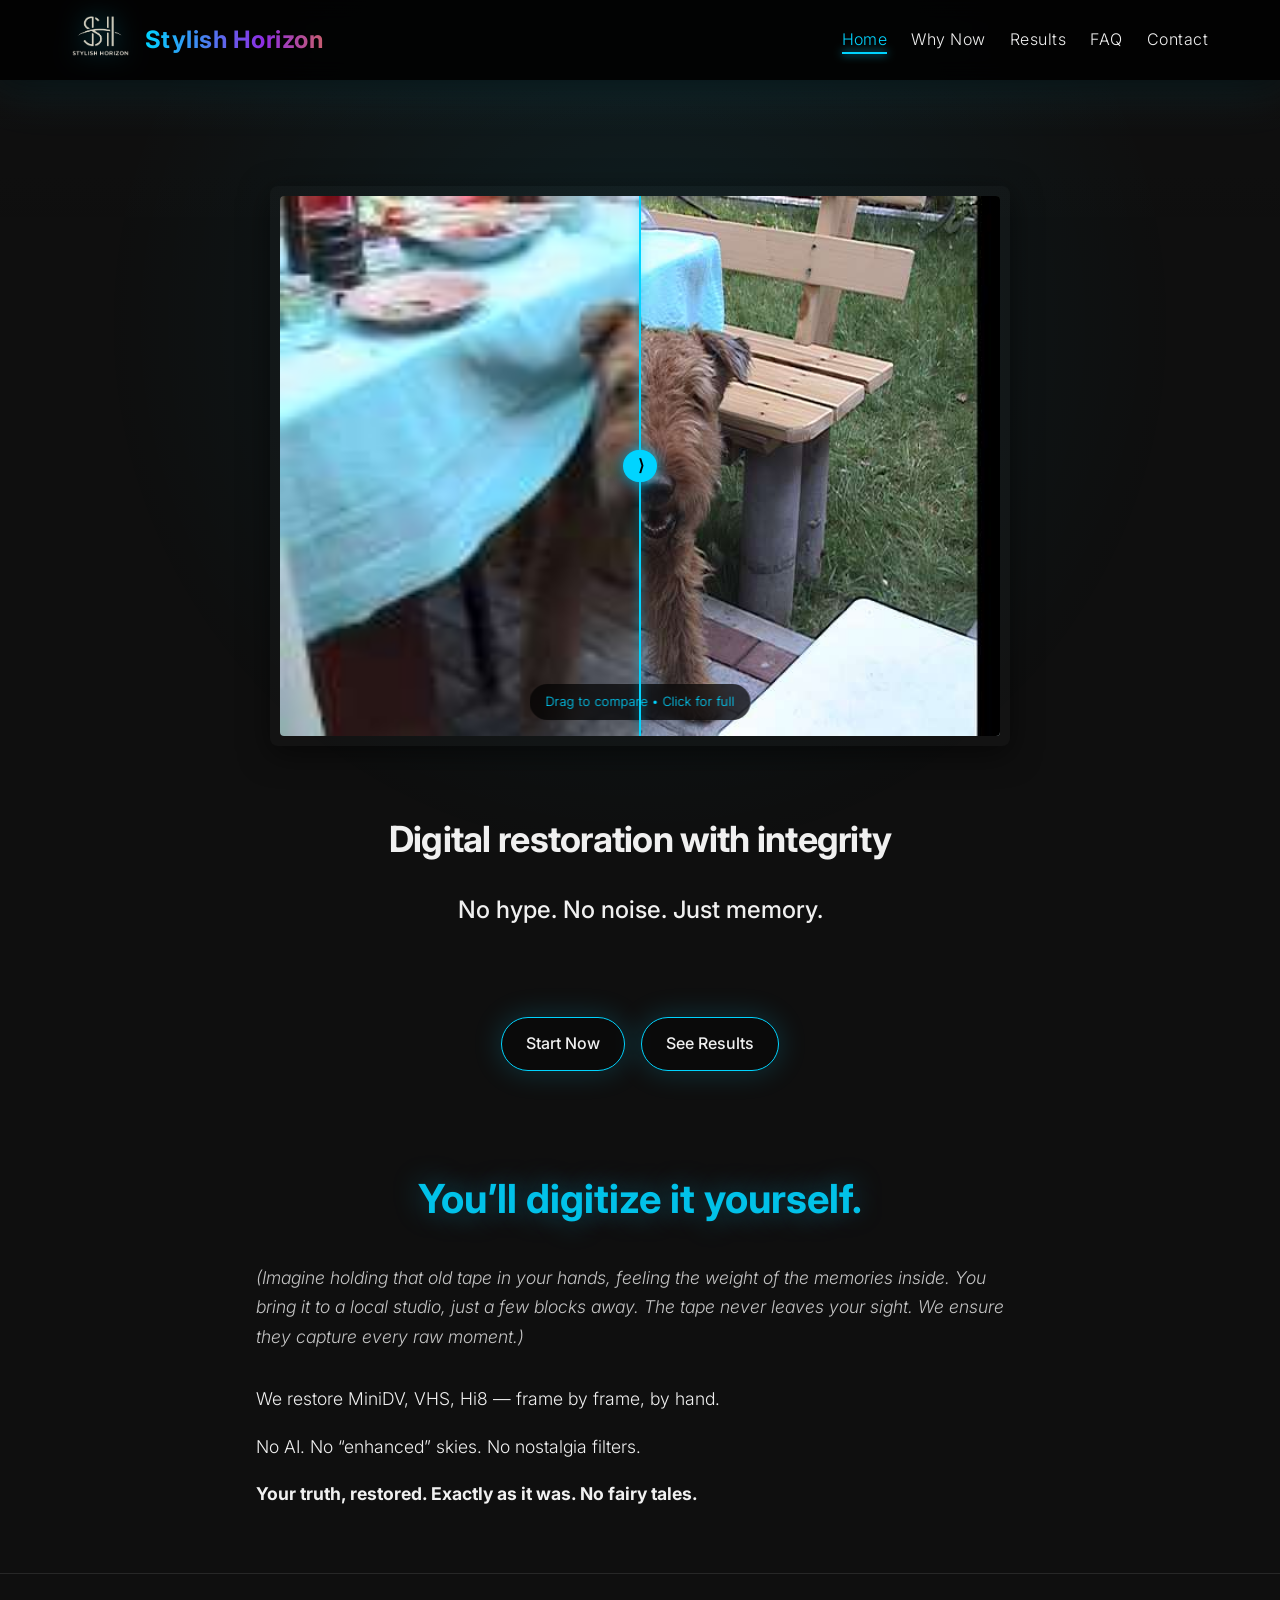
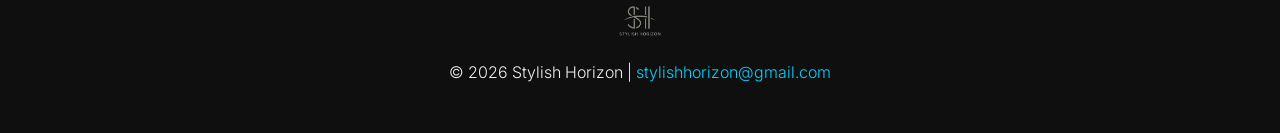
<file: index.html>
<!DOCTYPE html>
<html lang="en">
<head>
  <!-- GTM Head -->
  <script>(function(w,d,s,l,i){w[l]=w[l]||[];w[l].push({'gtm.start':
  new Date().getTime(),event:'gtm.js'});var f=d.getElementsByTagName(s)[0],
  j=d.createElement(s),dl=l!='dataLayer'?'&l='+l:'';j.async=true;j.src=
  'https://www.googletagmanager.com/gtm.js?id='+i+dl;f.parentNode.insertBefore(j,f);
  })(window,document,'script','dataLayer','GTM-MN6WG3K6');</script>
  <meta charset="UTF-8" />
  <meta name="viewport" content="width=device-width, initial-scale=1" />
  <meta name="description" content="Digital restoration with integrity. No hype. No noise. Just memory." />
  <meta name="theme-color" content="#0f0f0f">
  <title>Stylish Horizon</title>
  
  <link rel="stylesheet" href="https://fonts.googleapis.com/css2?family=Inter:wght@300;500;700&display=swap">
  <link rel="stylesheet" href="style.css">
</head>
<body>
  <!-- GTM Body -->
  <noscript><iframe src="https://www.googletagmanager.com/ns.html?id=GTM-MN6WG3K6"
  height="0" width="0" style="display:none;visibility:hidden"></iframe></noscript>
  <div class="parallax-bg" aria-hidden="true"></div>
  <nav id="site-nav" aria-label="Main navigation"></nav>

  <main>
    <section class="hero" id="hero">
      <div class="hero-slider-wrapper">
        <div class="comparison-item">
          <div class="comparison-container ratio-4-3"
               data-modal-title="Dog Scene: 720i vs 4K"
               data-before-thumb="assets/media/thumbnails/720i_Dog_thumb.jpg"
               data-after-thumb="assets/media/thumbnails/4k_Dog_thumb.jpg"
               data-before-full="https://archive.org/download/countryside_202512/720i_Dog.png"
               data-after-full="https://archive.org/download/countryside_202512/4k_Dog.png">
            <img class="comparison-before" src="assets/media/thumbnails/720i_Dog_thumb.jpg" alt="Before" loading="eager" fetchpriority="high">
            <img class="comparison-after" src="assets/media/thumbnails/4k_Dog_thumb.jpg" alt="After" loading="eager" fetchpriority="high">
            <div class="comparison-slider"></div>
            <div class="slider-hint">Drag to compare • Click for full</div>
          </div>
        </div>
      </div>

      <div class="hero-content">
        <h1>Digital restoration with integrity</h1>
        <p>No hype. No noise. Just memory.</p>
      </div>
      <div class="quick-links">
        <div class="button-group">
          <a href="contact.html" class="button">Start Now</a>
          <a href="archive.html" class="button">See Results</a>
        </div>
      </div>
    </section>

    <section>
      <h2>You’ll digitize it yourself.</h2>
      <div class="text-block">
        <p style="font-style: italic; opacity: 0.8; margin-bottom: 2rem;">
          (Imagine holding that old tape in your hands, feeling the weight of the memories inside. 
          You bring it to a local studio, just a few blocks away. The tape never leaves your sight. 
          We ensure they capture every raw moment.)
        </p>
        <p>We restore MiniDV, VHS, Hi8 — frame by frame, by hand.</p>
        <p>No AI. No “enhanced” skies. No nostalgia filters.</p>
        <p><strong>Your truth, restored. Exactly as it was. No fairy tales.</strong></p>
      </div>
    </section>
  </main>

  <div id="comparisonModal" class="modal">
    <div class="modal-content">
      <span class="modal-close">&times;</span>
      <div class="modal-comparison">
        <div class="comparison-container" id="modalComparisonContainer">
          <img class="comparison-before" id="modalBefore" alt="Before">
          <img class="comparison-after" id="modalAfter" alt="After">
          <div class="comparison-slider"></div>
        </div>
      </div>
      <p id="modalTitle" class="modal-info"></p>
    </div>
  </div>

  <footer role="contentinfo"></footer>
  <script src="app.js" defer></script>
</body>
</html>
</file>
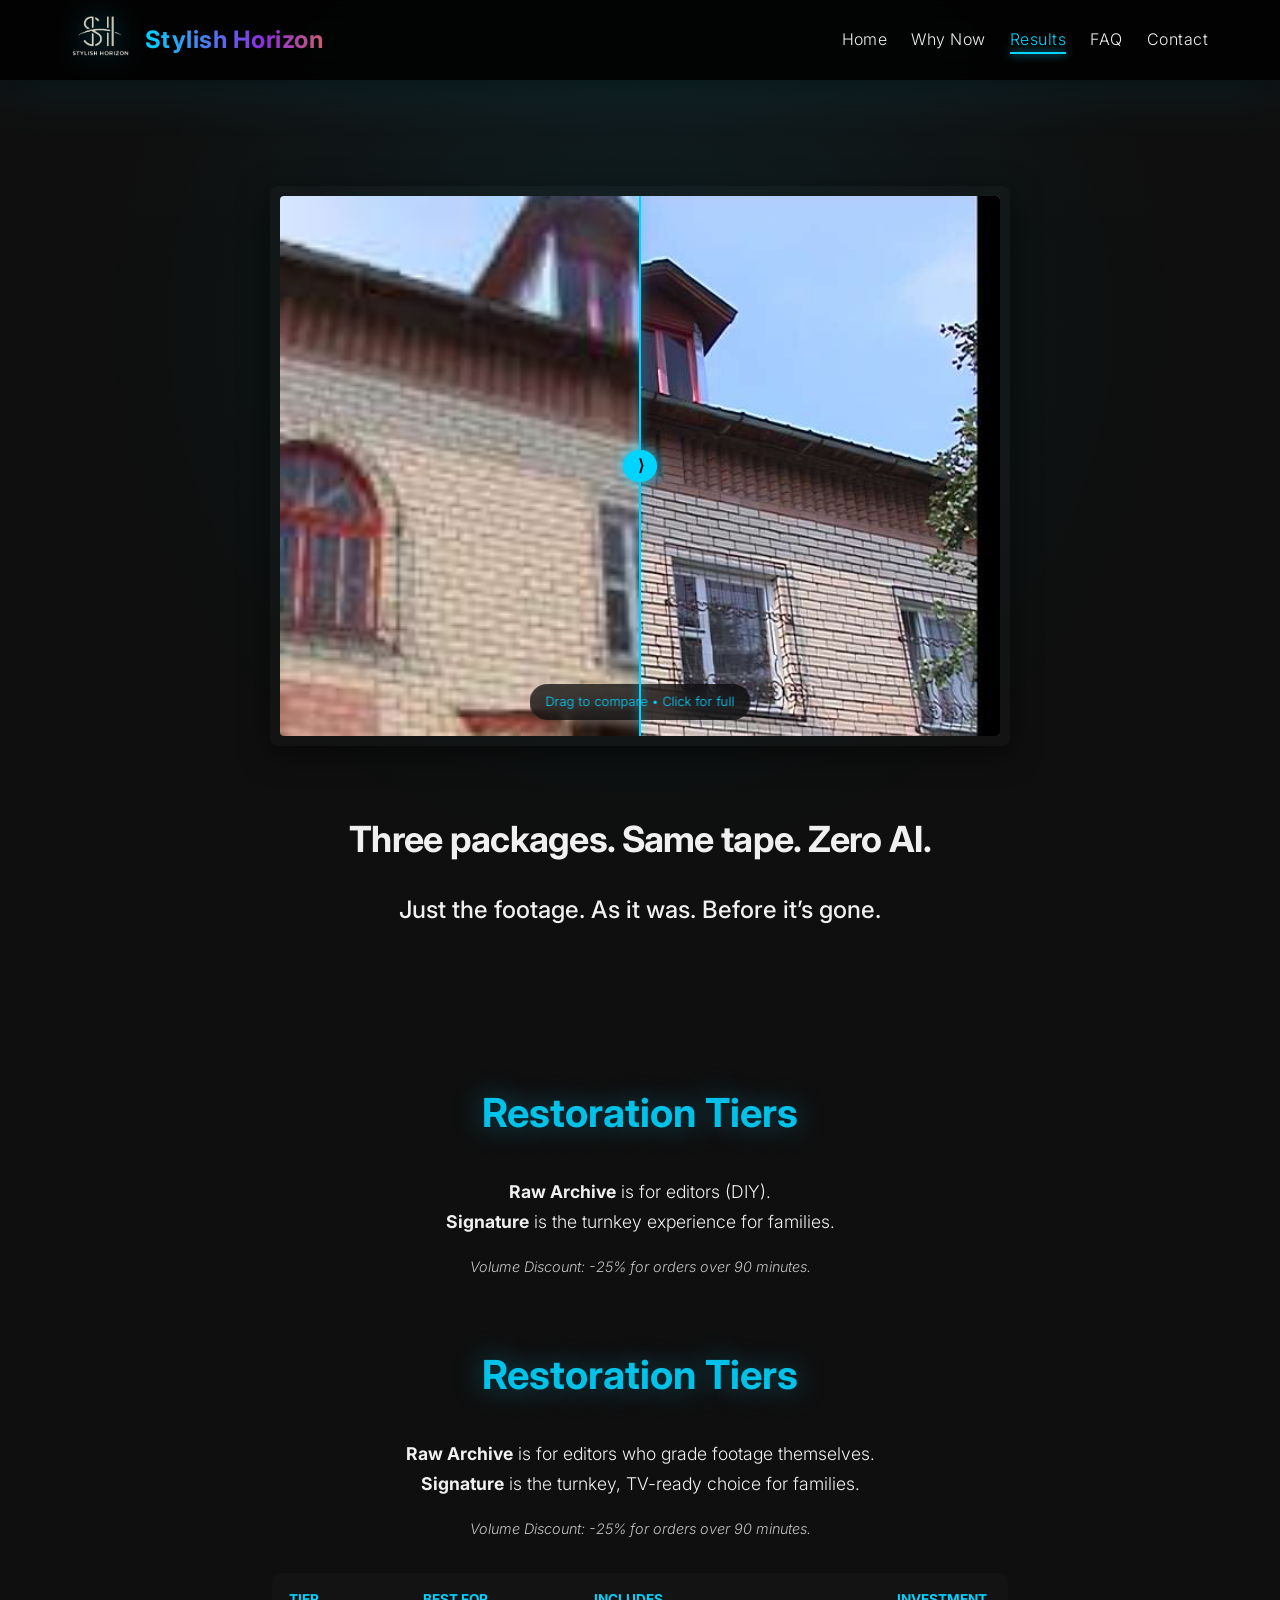
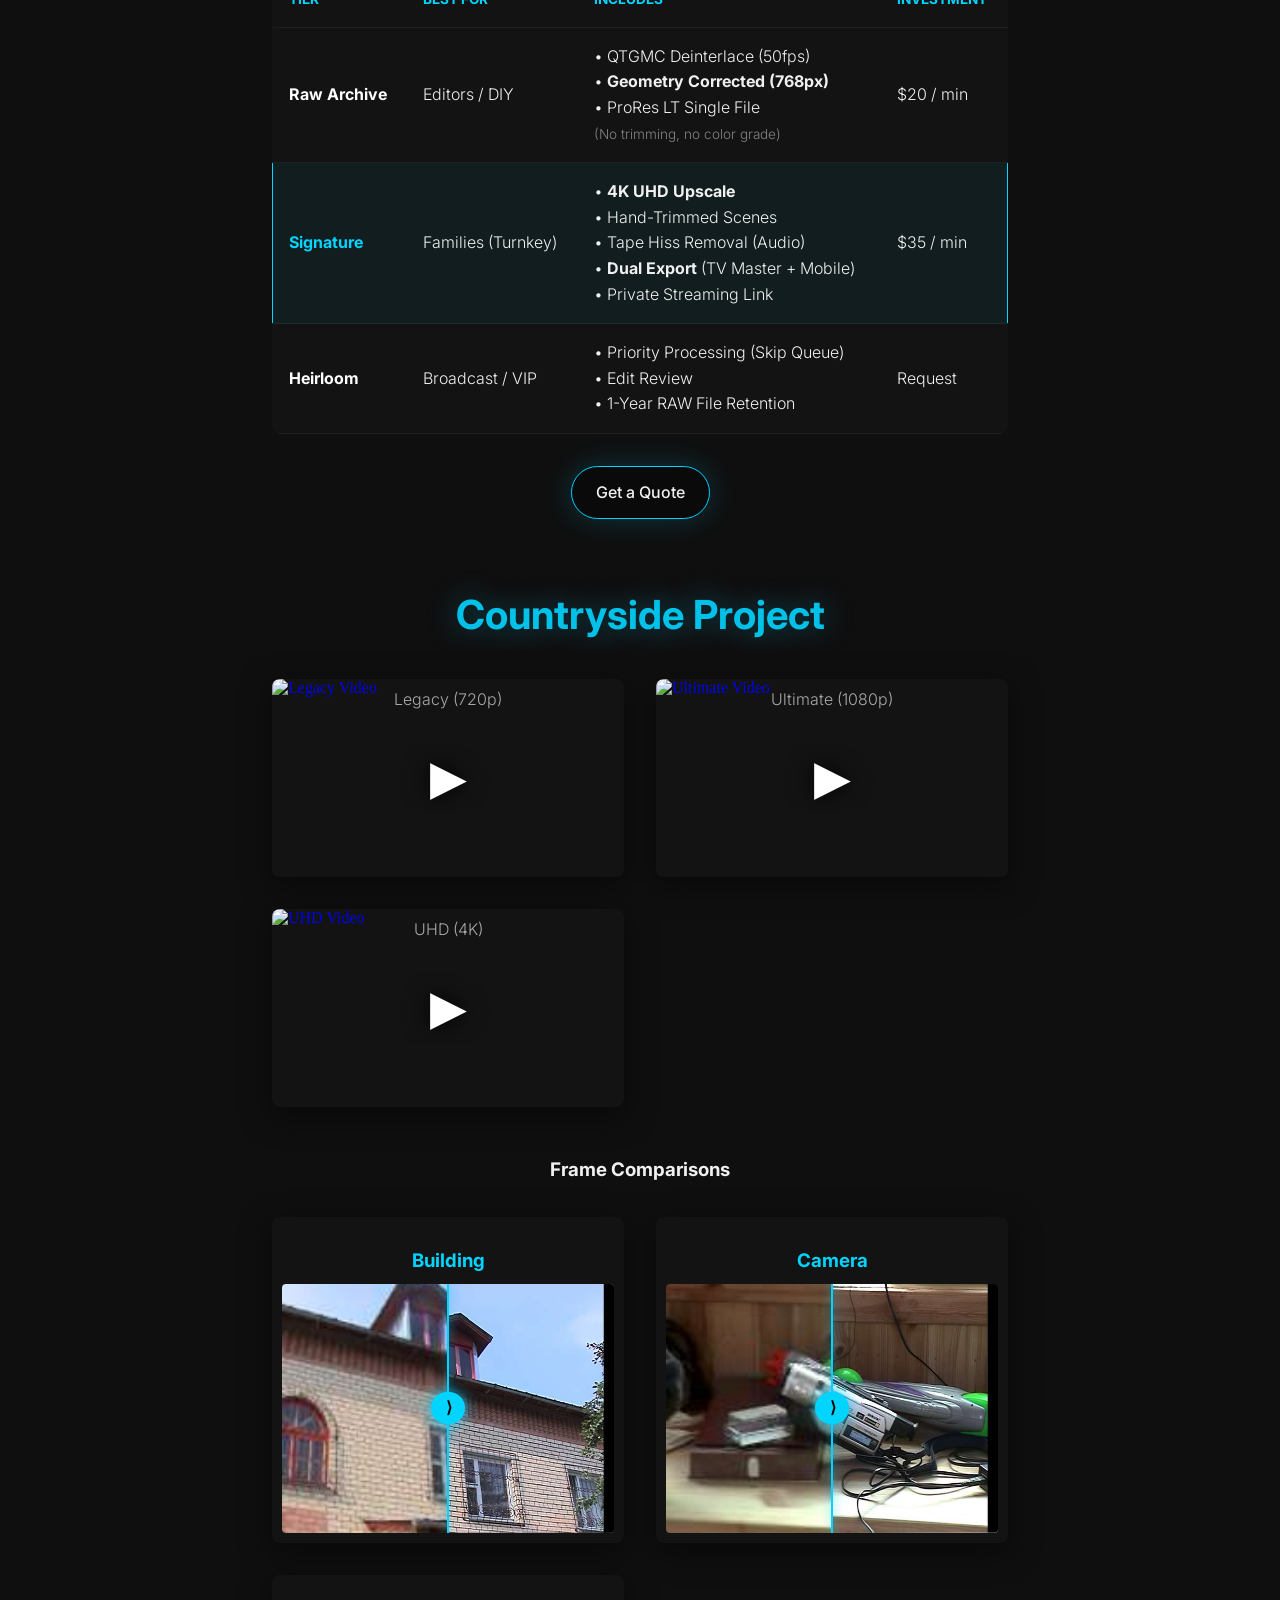
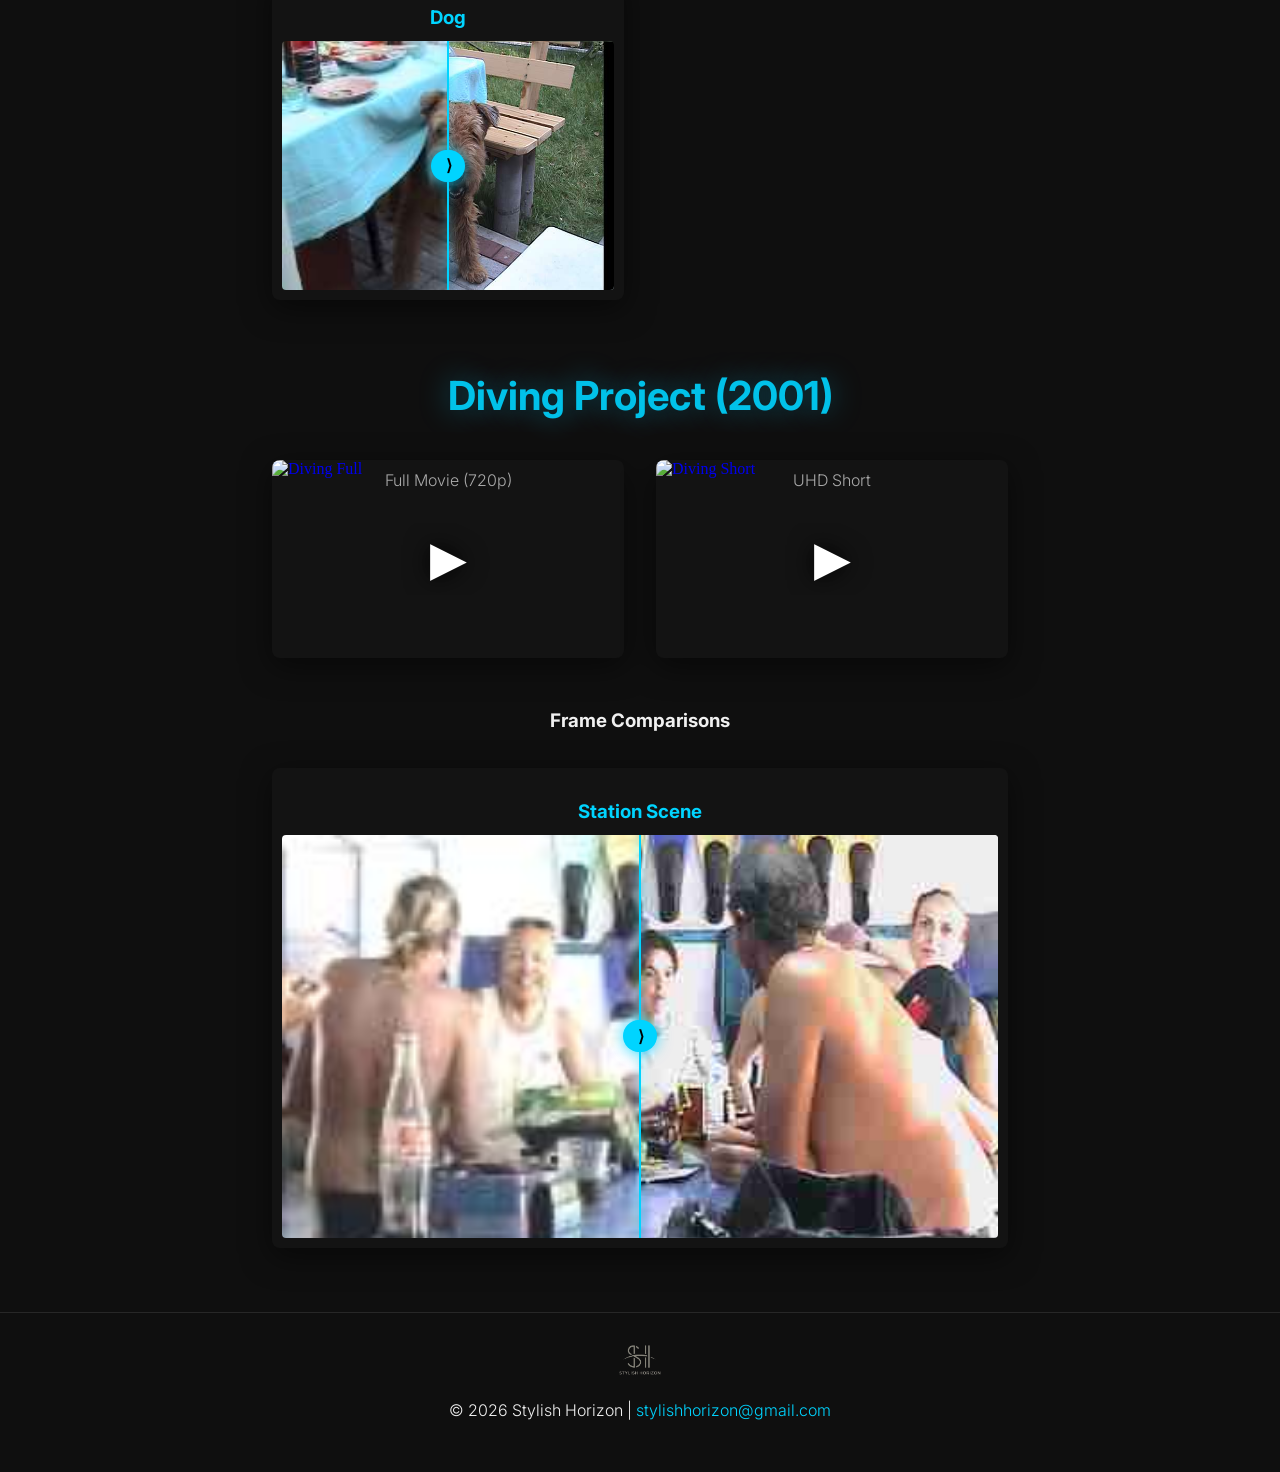
<file: archive.html>
<!DOCTYPE html>
<html lang="en">
<head>
  <!-- GTM Head -->
  <script>(function(w,d,s,l,i){w[l]=w[l]||[];w[l].push({'gtm.start':
  new Date().getTime(),event:'gtm.js'});var f=d.getElementsByTagName(s)[0],
  j=d.createElement(s),dl=l!='dataLayer'?'&l='+l:'';j.async=true;j.src=
  'https://www.googletagmanager.com/gtm.js?id='+i+dl;f.parentNode.insertBefore(j,f);
  })(window,document,'script','dataLayer','GTM-MN6WG3K6');</script>
  <meta charset="UTF-8" />
  <meta name="viewport" content="width=device-width, initial-scale=1" />
  <meta name="description" content="Three packages. Same tape. Zero AI. Real restoration results." />
  <meta name="theme-color" content="#0f0f0f">
  <title>Results | Stylish Horizon</title>
  
  <link rel="stylesheet" href="https://fonts.googleapis.com/css2?family=Inter:wght@300;500;700&display=swap">
  <link rel="stylesheet" href="style.css">
</head>
<body>
  <!-- GTM Body -->
  <noscript><iframe src="https://www.googletagmanager.com/ns.html?id=GTM-MN6WG3K6"
  height="0" width="0" style="display:none;visibility:hidden"></iframe></noscript>
  <div class="parallax-bg" aria-hidden="true"></div>
  <nav id="site-nav"></nav>

  <main>
    <section class="hero">
       <div class="hero-slider-wrapper">
        <div class="comparison-item">
          <div class="comparison-container ratio-4-3" 
               data-modal-title="Building Scene: 720i vs 4K"
               data-before-thumb="assets/media/thumbnails/720i_Build_thumb.jpg"
               data-after-thumb="assets/media/thumbnails/4k_Build_thumb.jpg"
               data-before-full="https://archive.org/download/countryside_202512/720i_Build.png"
               data-after-full="https://archive.org/download/countryside_202512/4k_Build.png">
            <img class="comparison-before" src="assets/media/thumbnails/720i_Build_thumb.jpg" alt="Before">
            <img class="comparison-after" src="assets/media/thumbnails/4k_Build_thumb.jpg" alt="After">
            <div class="comparison-slider"></div>
            <div class="slider-hint">Drag to compare • Click for full</div>
          </div>
        </div>
      </div>
      <div class="hero-content">
        <h1>Three packages. Same tape. Zero AI.</h1>
        <p>Just the footage. As it was. Before it’s gone.</p>
      </div>
    </section>

   <section id="packages">
      <h2>Restoration Tiers</h2>
      <div class="text-block" style="text-align: center; margin-bottom: 2rem;">
        <p><strong>Raw Archive</strong> is for editors (DIY).<br>
        <strong>Signature</strong> is the turnkey experience for families.</p>
        <p style="font-size: 0.9rem; opacity: 0.8; margin-top: 1rem;">
          <em>Volume Discount: -25% for orders over 90 minutes.</em>
        </p>
      </div>
      
     <section id="packages">
      <h2>Restoration Tiers</h2>
      <div class="text-block" style="text-align: center; margin-bottom: 2rem;">
        <p><strong>Raw Archive</strong> is for editors who grade footage themselves.<br>
        <strong>Signature</strong> is the turnkey, TV-ready choice for families.</p>
        <p style="font-size: 0.9rem; opacity: 0.8; margin-top: 1rem;">
          <em>Volume Discount: -25% for orders over 90 minutes.</em>
        </p>
      </div>
      
      <table class="packages-table">
        <thead>
          <tr>
            <th>Tier</th>
            <th>Best For</th>
            <th>Includes</th>
            <th>Investment</th>
          </tr>
        </thead>
        <tbody>
          <!-- Tier 1: RAW -->
          <tr>
            <td data-label="Tier" style="font-weight: 700; color: #fff;">Raw Archive</td>
            <td data-label="Best For">Editors / DIY</td>
            <td data-label="Includes">
              • QTGMC Deinterlace (50fps)<br>
              • <strong>Geometry Corrected (768px)</strong><br>
              • ProRes LT Single File<br>
              <span style="opacity: 0.5; font-size: 0.85rem;">(No trimming, no color grade)</span>
            </td>
            <td data-label="Investment">$20 / min</td>
          </tr>
          
          <!-- Tier 2: SIGNATURE -->
          <tr style="background: rgba(0, 212, 255, 0.05); border: 1px solid var(--highlight-color);">
            <td data-label="Tier" style="font-weight: 700; color: var(--highlight-color);">Signature</td>
            <td data-label="Best For">Families (Turnkey)</td>
            <td data-label="Includes">
              • <strong>4K UHD Upscale</strong><br>
              • Hand-Trimmed Scenes<br>
              • Tape Hiss Removal (Audio)<br>
              • <strong>Dual Export</strong> (TV Master + Mobile)<br>
              • Private Streaming Link
            </td>
            <td data-label="Investment">$35 / min</td>
          </tr>
          
          <!-- Tier 3: HEIRLOOM -->
          <tr>
            <td data-label="Tier" style="font-weight: 700; color: #fff;">Heirloom</td>
            <td data-label="Best For">Broadcast / VIP</td>
            <td data-label="Includes">
              • Priority Processing (Skip Queue)<br>
              • Edit Review<br>
              • 1-Year RAW File Retention
            </td>
            <td data-label="Investment">Request</td>
          </tr>
        </tbody>
      </table>
      
      <div class="quick-links" style="text-align: center; margin-top: 2rem;">
         <a href="contact.html" class="button">Get a Quote</a>
      </div>
    </section>

    <!-- COUNTRYSIDE SECTION -->
    <section id="countryside">
      <h2>Countryside Project</h2>
      <div class="videos">
        <div class="video-container">
          <iframe loading="lazy" src="https://www.youtube.com/embed/rjS13daTnKc" srcdoc="<style>*{padding:0;margin:0;overflow:hidden}html,body{height:100%}img,span{position:absolute;width:100%;top:0;bottom:0;margin:auto}span{height:1.5em;text-align:center;font:48px/1.5 sans-serif;color:white;text-shadow:0 0 0.5em black}</style><a href=https://www.youtube.com/embed/rjS13daTnKc?autoplay=1><img src=https://img.youtube.com/vi/rjS13daTnKc/hqdefault.jpg alt='Legacy Video'><span>▶</span></a>" frameborder="0" allowfullscreen></iframe>
          <p>Legacy (720p)</p>
        </div>
        <div class="video-container">
          <iframe loading="lazy" src="https://www.youtube.com/embed/PH5Ap0-exNw" srcdoc="<style>*{padding:0;margin:0;overflow:hidden}html,body{height:100%}img,span{position:absolute;width:100%;top:0;bottom:0;margin:auto}span{height:1.5em;text-align:center;font:48px/1.5 sans-serif;color:white;text-shadow:0 0 0.5em black}</style><a href=https://www.youtube.com/embed/PH5Ap0-exNw?autoplay=1><img src=https://img.youtube.com/vi/PH5Ap0-exNw/hqdefault.jpg alt='Ultimate Video'><span>▶</span></a>" frameborder="0" allowfullscreen></iframe>
          <p>Ultimate (1080p)</p>
        </div>
        <div class="video-container">
          <iframe loading="lazy" src="https://www.youtube.com/embed/aSduAKdM_zk" srcdoc="<style>*{padding:0;margin:0;overflow:hidden}html,body{height:100%}img,span{position:absolute;width:100%;top:0;bottom:0;margin:auto}span{height:1.5em;text-align:center;font:48px/1.5 sans-serif;color:white;text-shadow:0 0 0.5em black}</style><a href=https://www.youtube.com/embed/aSduAKdM_zk?autoplay=1><img src=https://img.youtube.com/vi/aSduAKdM_zk/hqdefault.jpg alt='UHD Video'><span>▶</span></a>" frameborder="0" allowfullscreen></iframe>
          <p>UHD (4K)</p>
        </div>
      </div>

      <h3 style="margin-top: 3rem; text-align: center;">Frame Comparisons</h3>
      <div class="comparison-grid">
        <div class="comparison-item">
          <h3>Building</h3>
          <div class="comparison-container ratio-4-3" 
               data-modal-title="Building Scene"
               data-before-thumb="assets/media/thumbnails/720i_Build_thumb.jpg"
               data-after-thumb="assets/media/thumbnails/4k_Build_thumb.jpg"
               data-before-full="https://archive.org/download/countryside_202512/720i_Build.png"
               data-after-full="https://archive.org/download/countryside_202512/4k_Build.png">
            <img class="comparison-before" src="assets/media/thumbnails/720i_Build_thumb.jpg" alt="Before">
            <img class="comparison-after" src="assets/media/thumbnails/4k_Build_thumb.jpg" alt="After">
            <div class="comparison-slider"></div>
          </div>
        </div>
        <div class="comparison-item">
          <h3>Camera</h3>
          <div class="comparison-container ratio-4-3" 
               data-modal-title="Camera Scene"
               data-before-thumb="assets/media/thumbnails/720i_Cam_thumb.jpg"
               data-after-thumb="assets/media/thumbnails/4k_Cam_thumb.jpg"
               data-before-full="https://archive.org/download/countryside_202512/720i_Cam.png"
               data-after-full="https://archive.org/download/countryside_202512/4k_Cam.png">
            <img class="comparison-before" src="assets/media/thumbnails/720i_Cam_thumb.jpg" alt="Before">
            <img class="comparison-after" src="assets/media/thumbnails/4k_Cam_thumb.jpg" alt="After">
            <div class="comparison-slider"></div>
          </div>
        </div>
        <div class="comparison-item">
          <h3>Dog</h3>
          <div class="comparison-container ratio-4-3" 
               data-modal-title="Dog Scene"
               data-before-thumb="assets/media/thumbnails/720i_Dog_thumb.jpg"
               data-after-thumb="assets/media/thumbnails/4k_Dog_thumb.jpg"
               data-before-full="https://archive.org/download/countryside_202512/720i_Dog.png"
               data-after-full="https://archive.org/download/countryside_202512/4k_Dog.png">
            <img class="comparison-before" src="assets/media/thumbnails/720i_Dog_thumb.jpg" alt="Before">
            <img class="comparison-after" src="assets/media/thumbnails/4k_Dog_thumb.jpg" alt="After">
            <div class="comparison-slider"></div>
          </div>
        </div>
      </div>
    </section>

    <!-- DIVING SECTION -->
    <section id="diving">
      <h2>Diving Project (2001)</h2>
      <div class="videos">
        <div class="video-container">
          <iframe loading="lazy" src="https://www.youtube.com/embed/x5xNOegZ5sQ" srcdoc="<style>*{padding:0;margin:0;overflow:hidden}html,body{height:100%}img,span{position:absolute;width:100%;top:0;bottom:0;margin:auto}span{height:1.5em;text-align:center;font:48px/1.5 sans-serif;color:white;text-shadow:0 0 0.5em black}</style><a href=https://www.youtube.com/embed/x5xNOegZ5sQ?autoplay=1><img src=https://img.youtube.com/vi/x5xNOegZ5sQ/hqdefault.jpg alt='Diving Full'><span>▶</span></a>" frameborder="0" allowfullscreen></iframe>
          <p>Full Movie (720p)</p>
        </div>
        <div class="video-container">
          <iframe loading="lazy" src="https://www.youtube.com/embed/2TG4Q3H3htc" srcdoc="<style>*{padding:0;margin:0;overflow:hidden}html,body{height:100%}img,span{position:absolute;width:100%;top:0;bottom:0;margin:auto}span{height:1.5em;text-align:center;font:48px/1.5 sans-serif;color:white;text-shadow:0 0 0.5em black}</style><a href=https://www.youtube.com/embed/2TG4Q3H3htc?autoplay=1><img src=https://img.youtube.com/vi/2TG4Q3H3htc/hqdefault.jpg alt='Diving Short'><span>▶</span></a>" frameborder="0" allowfullscreen></iframe>
          <p>UHD Short</p>
        </div>
      </div>

      <h3 style="margin-top: 3rem; text-align: center;">Frame Comparisons</h3>
      <div class="comparison-grid">
        <div class="comparison-item">
          <h3>Station Scene</h3>
          <div class="comparison-container ratio-16-9" 
               data-modal-title="Diving Station: 720i vs 1080p"
               data-before-thumb="assets/media/thumbnails/2001_SL_720i25_2_thumb.jpg"
               data-after-thumb="assets/media/thumbnails/2001_SL_1920p25_2_thumb.jpg"
               data-before-full="https://archive.org/download/2001-sl-720i-25/2001_SL_720i25_2.png"
               data-after-full="https://archive.org/download/2001-sl-720i-25/2001_SL_1920p25_2.png">
            <img class="comparison-before" src="assets/media/thumbnails/2001_SL_720i25_2_thumb.jpg" alt="Before" loading="lazy">
            <img class="comparison-after" src="assets/media/thumbnails/2001_SL_1920p25_2_thumb.jpg" alt="After" loading="lazy">
            <div class="comparison-slider"></div>
          </div>
        </div>
      </div>
    </section>

  </main>

  <div id="comparisonModal" class="modal">
    <div class="modal-content">
      <span class="modal-close">&times;</span>
      <div class="modal-comparison">
        <div class="comparison-container" id="modalComparisonContainer">
          <img class="comparison-before" id="modalBefore" alt="Before">
          <img class="comparison-after" id="modalAfter" alt="After">
          <div class="comparison-slider"></div>
        </div>
      </div>
      <p id="modalTitle" class="modal-info"></p>
    </div>
  </div>

  <footer role="contentinfo"></footer>
  <script src="app.js" defer></script>
</body>
</html>
</file>
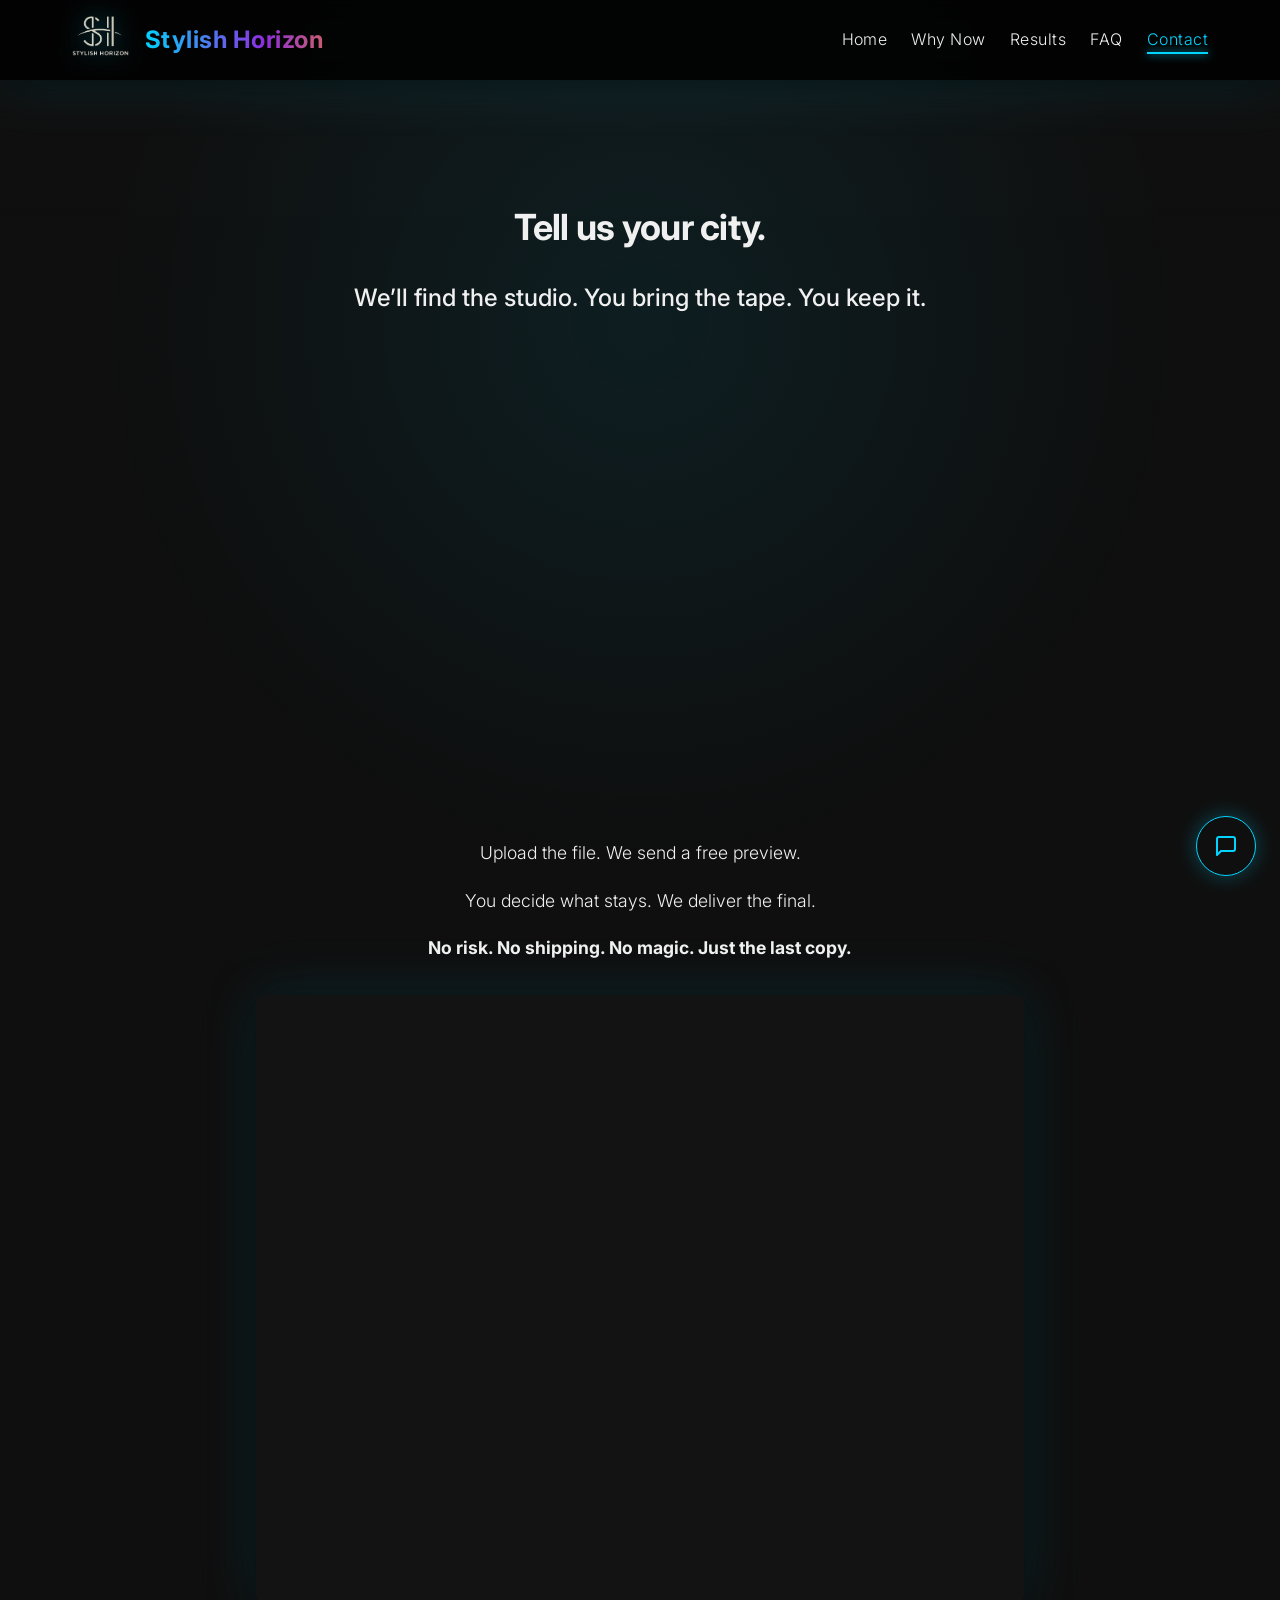
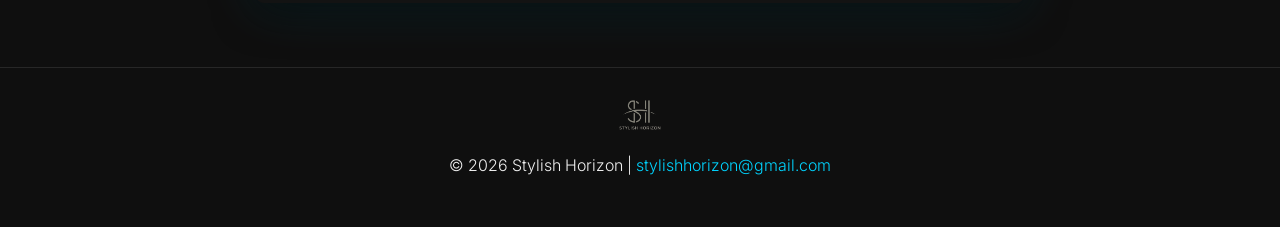
<file: contact.html>
<!DOCTYPE html>
<html lang="en">
<head>
  <!-- GTM Head -->
  <script>(function(w,d,s,l,i){w[l]=w[l]||[];w[l].push({'gtm.start':
  new Date().getTime(),event:'gtm.js'});var f=d.getElementsByTagName(s)[0],
  j=d.createElement(s),dl=l!='dataLayer'?'&l='+l:'';j.async=true;j.src=
  'https://www.googletagmanager.com/gtm.js?id='+i+dl;f.parentNode.insertBefore(j,f);
  })(window,document,'script','dataLayer','GTM-MN6WG3K6');</script>
  <meta charset="UTF-8" />
  <meta name="viewport" content="width=device-width, initial-scale=1" />
  <meta name="description" content="Tell us your city. We’ll find the studio. No risk. No shipping." />
  <meta name="theme-color" content="#0f0f0f">
  <title>Contact | Stylish Horizon</title>
  <link rel="stylesheet" href="https://fonts.googleapis.com/css2?family=Inter:wght@300;500;700&display=swap">
  <link rel="stylesheet" href="style.css">
</head>
<body>
  <!-- GTM Body -->
  <noscript><iframe src="https://www.googletagmanager.com/ns.html?id=GTM-MN6WG3K6"
  height="0" width="0" style="display:none;visibility:hidden"></iframe></noscript>
  <div class="parallax-bg" aria-hidden="true"></div>
  <nav id="site-nav"></nav>

  <main>
    <section class="hero">
      <div class="hero-content">
        <h1>Tell us your city.</h1>
        <p>We’ll find the studio. You bring the tape. You keep it.</p>
      </div>
    </section>

    <section id="form">
      <div class="text-block" style="text-align: center; margin-bottom: 2rem;">
        <p>Upload the file. We send a free preview.</p>
        <p>You decide what stays. We deliver the final.</p>
        <p><strong>No risk. No shipping. No magic. Just the last copy.</strong></p>
      </div>
      
      <div class="tally-container">
        <iframe src="https://tally.so/embed/Xx56ZV?alignLeft=1&hideTitle=1&transparentBackground=1&dynamicHeight=1" title="Restoration Request"></iframe>
      </div>
    </section>
  </main>

  <div id="chat-widget-placeholder"></div>

  <footer role="contentinfo"></footer>
  <script src="app.js" defer></script>
</body>
</html>
</file>
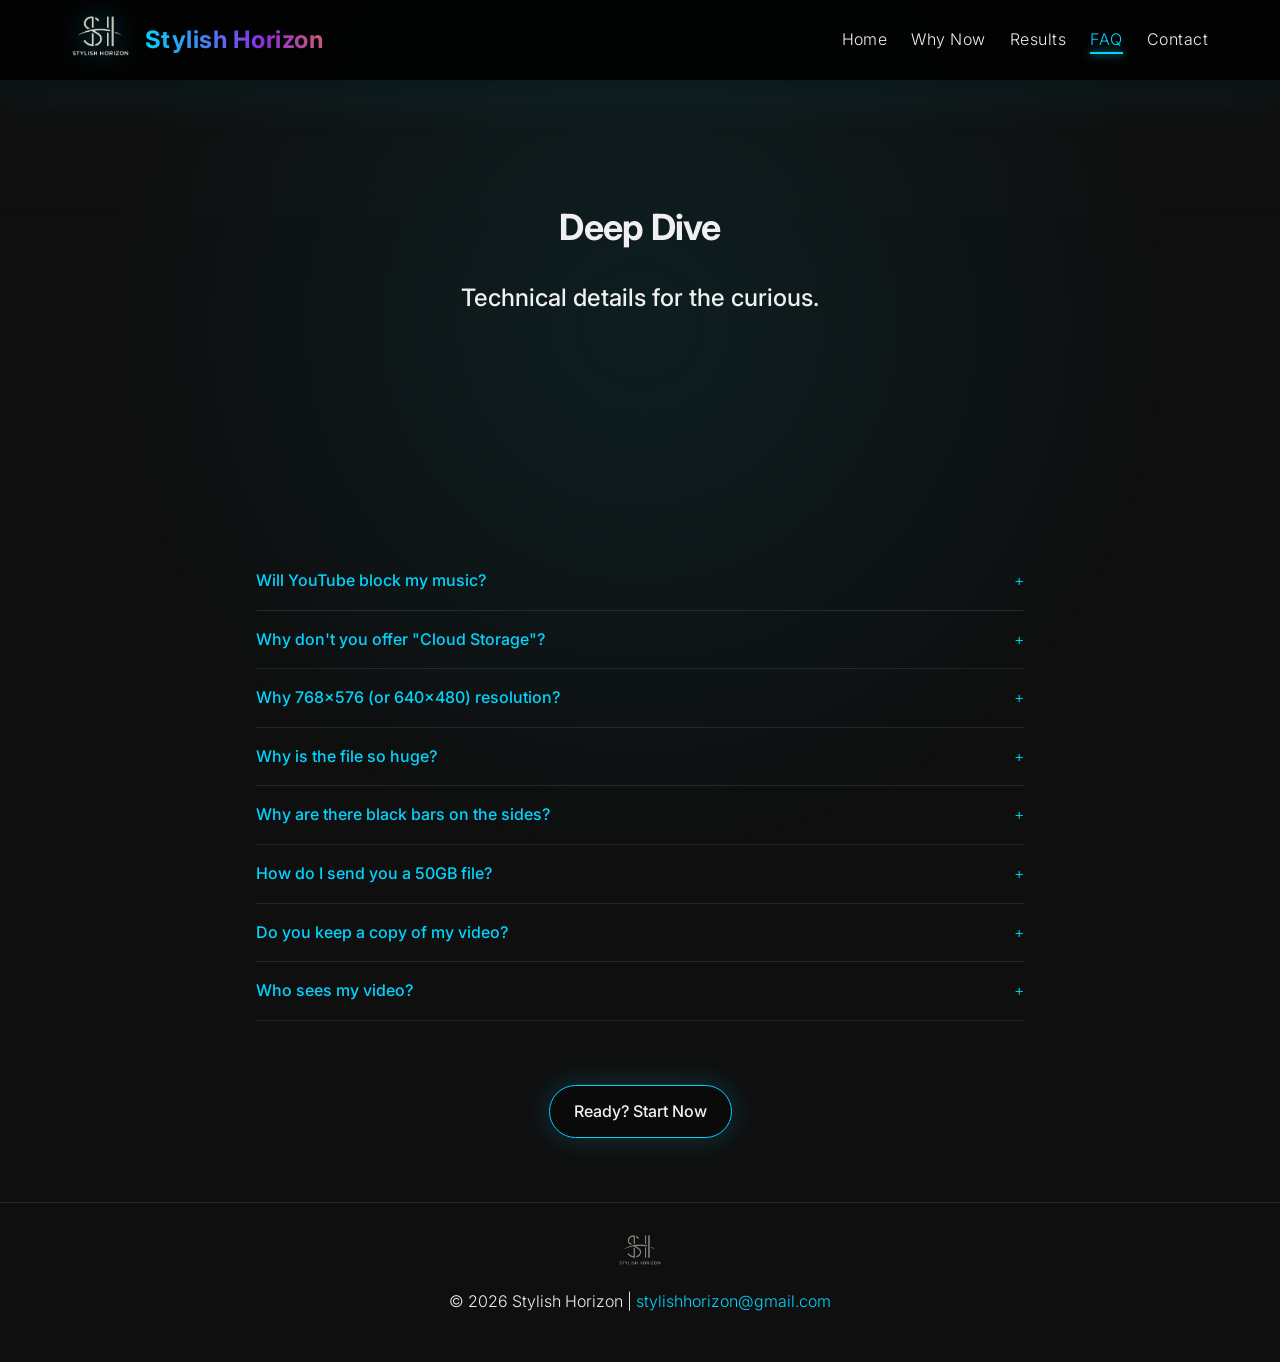
<file: faq.html>
<!DOCTYPE html>
<html lang="en">
<head>
  <!-- GTM Head -->
  <script>(function(w,d,s,l,i){w[l]=w[l]||[];w[l].push({'gtm.start':
  new Date().getTime(),event:'gtm.js'});var f=d.getElementsByTagName(s)[0],
  j=d.createElement(s),dl=l!='dataLayer'?'&l='+l:'';j.async=true;j.src=
  'https://www.googletagmanager.com/gtm.js?id='+i+dl;f.parentNode.insertBefore(j,f);
  })(window,document,'script','dataLayer','GTM-MN6WG3K6');</script>

  <meta charset="UTF-8" />
  <meta name="viewport" content="width=device-width, initial-scale=1" />
  <meta name="description" content="FAQ: Copyright, Storage, and Technical details." />
  <meta name="theme-color" content="#0f0f0f">
  <title>FAQ | Stylish Horizon</title>
  
  <link rel="stylesheet" href="https://fonts.googleapis.com/css2?family=Inter:wght@300;500;700&display=swap">
  <link rel="stylesheet" href="style.css">
</head>
<body>
  <!-- GTM Body -->
  <noscript><iframe src="https://www.googletagmanager.com/ns.html?id=GTM-MN6WG3K6"
  height="0" width="0" style="display:none;visibility:hidden"></iframe></noscript>
  
  <div class="parallax-bg" aria-hidden="true"></div>
  <nav id="site-nav"></nav>

  <main>
    <section class="hero" style="min-height: 40vh;">
      <div class="hero-content">
        <h1>Deep Dive</h1>
        <p>Technical details for the curious.</p>
      </div>
    </section>

    <!-- FAQ LIST STARTS HERE -->
    <section id="faq-list" style="text-align: left;">
      
      <!-- 1. COPYRIGHT -->
      <details>
        <summary>Will YouTube block my music?</summary>
        <p>It might. If your wedding dance was to <em>The Rolling Stones</em> or <em>Prince</em>, YouTube's robots will hear it. <br><br>
        <strong>Our Solution:</strong> We apply "Stealth Audio Mastering" (micro-pitch shifts) to the streaming version to evade detection. <br><br>
        <strong>The Guarantee:</strong> Even if YouTube mutes the online stream, your downloadable <strong>Master File</strong> will ALWAYS have the original, untouched audio.</p>
      </details>

      <!-- 2. STORAGE -->
      <details>
        <summary>Why don't you offer "Cloud Storage"?</summary>
        <p>Because renting cloud space means you pay rent forever. If you stop paying, they delete your memories.<br><br>
        We believe in <strong>Ownership</strong>. We give you the Master File. You can put it on Google Drive, a NAS, or a USB stick. You own it, not us.</p>
      </details>

      <!-- 3. TECHNICAL -->
      <details>
        <summary>Why 768x576 (or 640x480) resolution?</summary>
        <p><strong>For the Geeks:</strong> MiniDV uses non-square pixels. On modern screens, raw footage looks distorted.<br><br>
        We mathematically correct the geometry to Square Pixels based on the tape origin:<br>
        • <strong>PAL (Europe):</strong> Corrected to 768x576.<br>
        • <strong>NTSC (US/Japan):</strong> Corrected to 640x480.<br><br>
        This ensures faces look natural and circles are actually round, regardless of where the tape was filmed.</p>
      </details>

      <details>
        <summary>Why is the file so huge?</summary>
        <p>We deliver in <strong>ProRes LT</strong>. It captures every grain of film without compression artifacts. A 60-minute tape can be 20-30GB.<br><br>
        In the "Signature" tier, we also give you a smaller "Mobile Ready" file for WhatsApp.</p>
      </details>

      <details>
        <summary>Why are there black bars on the sides?</summary>
        <p>Old video is square (4:3). Modern TVs are wide (16:9).<br><br>
        <strong>The "Signature" Standard:</strong> We use a technique called <em>"Cinematic Fill"</em> (like Netflix documentaries). We fill the side bars with a blurred, darkened extension of the video. It looks premium and uses the full screen without cutting the image.<br><br>
        <strong>Can you crop to fill?</strong> Yes, we can zoom in to remove the bars, but you will lose about 25% of the image (top and bottom). Heads and feet are often cut off. We advise against it.</p>
      </details>

      <!-- 4. LOGISTICS -->
      <details>
        <summary>How do I send you a 50GB file?</summary>
        <p>Raw video files are huge. Email and WhatsApp won't work.<br><br>
        We provide a <strong>Secure Swiss Transfer Link</strong> (up to 50GB per transfer).<br>
        • No registration required.<br>
        • Enterprise-grade encryption.<br>
        • Servers located in Switzerland (GDPR compliant).<br><br>
        For libraries larger than 50GB, we set up a direct P2P bridge so data flies directly from your drive to ours.</p>
      </details>

      <!-- 5. PRIVACY -->
      <details>
        <summary>Do you keep a copy of my video?</summary>
        <p><strong>Short answer:</strong> Only for 30 days.<br><br>
        <strong>Long answer:</strong> We keep your Master File on our local offline server for 30 days after delivery (as a safety backup). After that, it is logically wiped and overwritten. We are a restoration lab, not a data center.</p>
      </details>

      <details>
        <summary>Who sees my video?</summary>
        <p>Only our lead engineer and you. The preview link is <strong>Unlisted</strong> (hidden from search). Unless you share the link, no one else can find it.</p>
      </details>

    </section>
    <!-- FAQ LIST ENDS -->

    <div class="quick-links" style="text-align: center; margin-top: 4rem;">
      <a href="contact.html" class="button">Ready? Start Now</a>
    </div>
  </main>

  <footer role="contentinfo"></footer>
  <script src="app.js" defer></script>
</body>
</html>
</file>
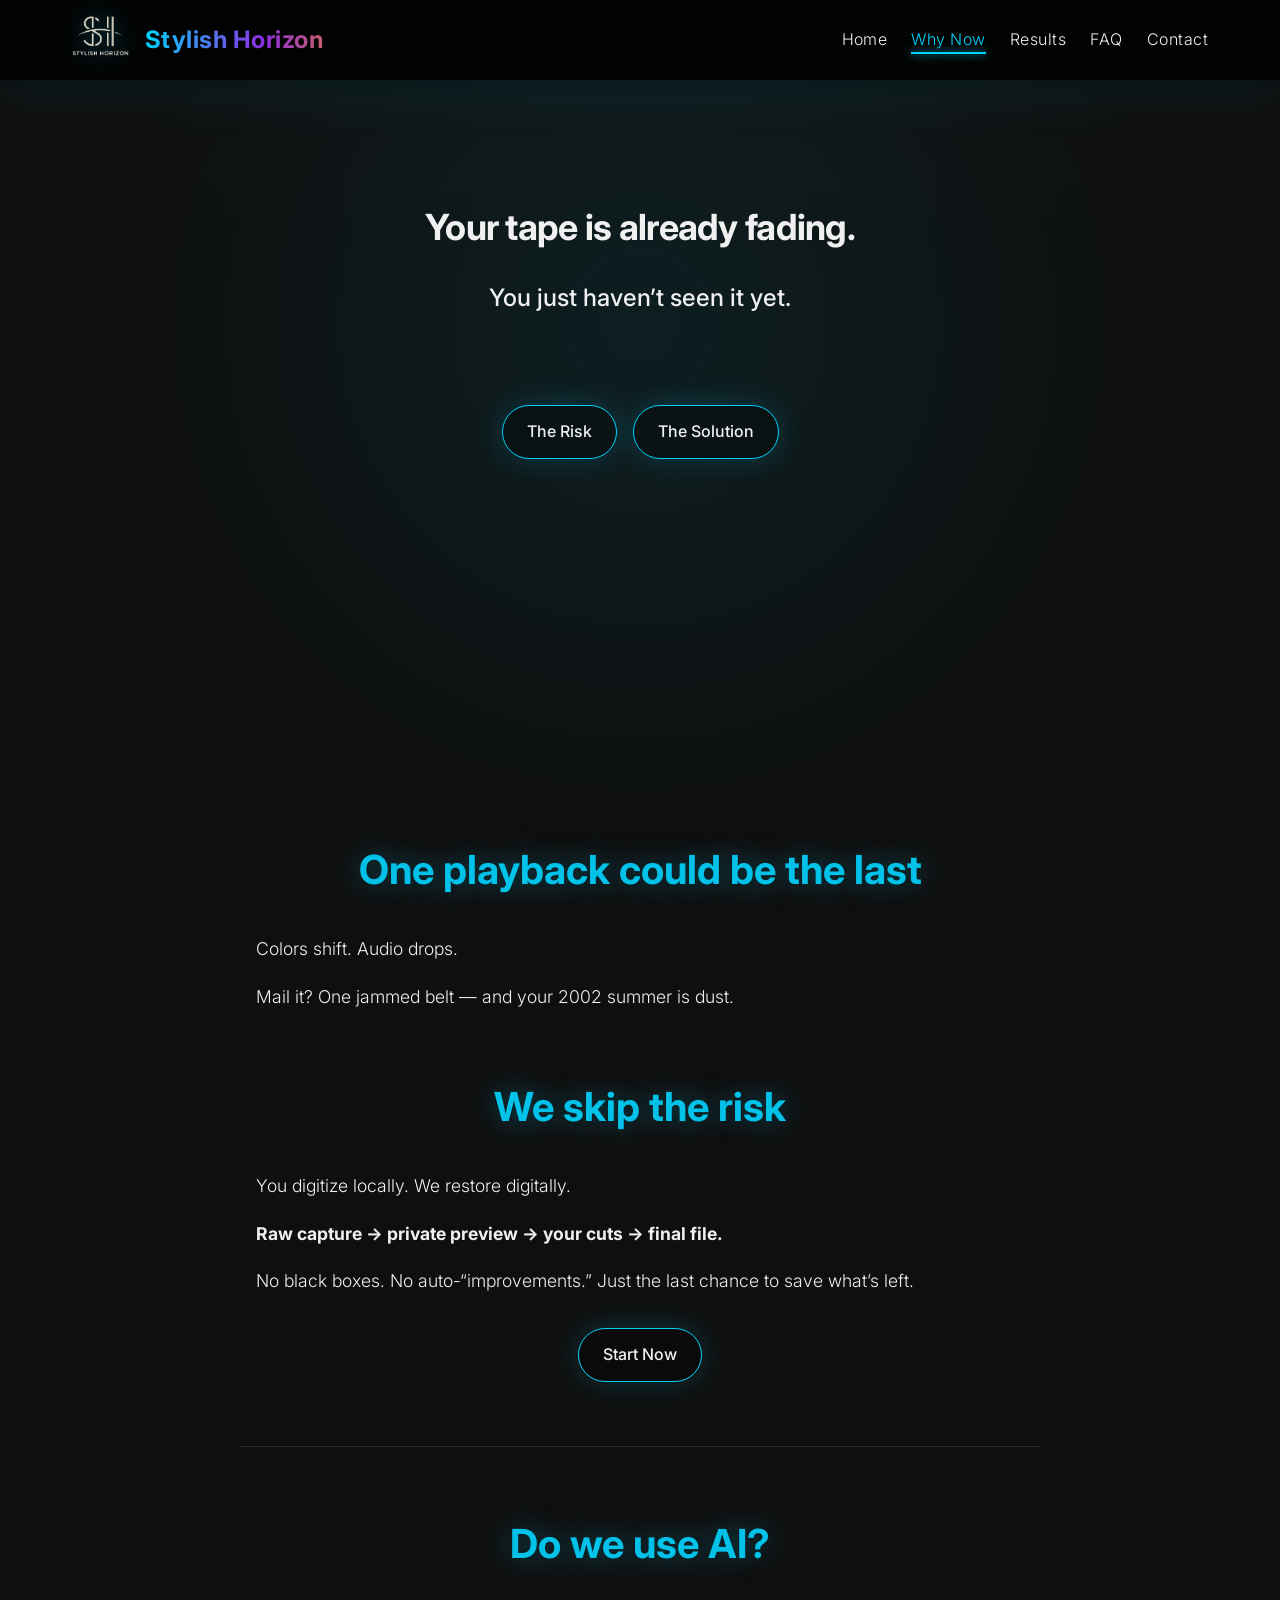
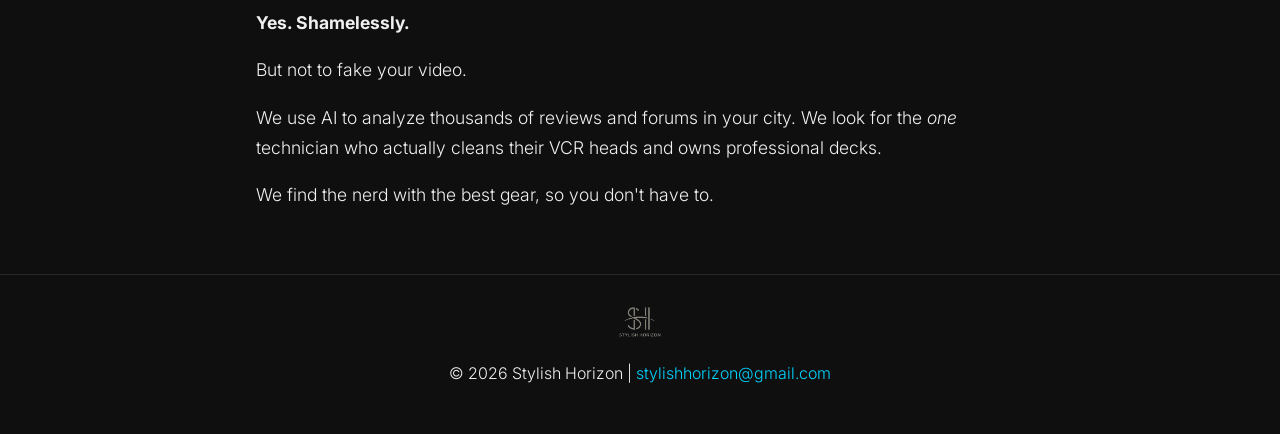
<file: manifest.html>
<!DOCTYPE html>
<html lang="en">
<head>
  <!-- GTM Head -->
  <script>(function(w,d,s,l,i){w[l]=w[l]||[];w[l].push({'gtm.start':
  new Date().getTime(),event:'gtm.js'});var f=d.getElementsByTagName(s)[0],
  j=d.createElement(s),dl=l!='dataLayer'?'&l='+l:'';j.async=true;j.src=
  'https://www.googletagmanager.com/gtm.js?id='+i+dl;f.parentNode.insertBefore(j,f);
  })(window,document,'script','dataLayer','GTM-MN6WG3K6');</script>
  <meta charset="UTF-8" />
  <meta name="viewport" content="width=device-width, initial-scale=1" />
  <meta name="description" content="Your tape is already fading. You just haven’t seen it yet." />
  <meta name="theme-color" content="#0f0f0f">
  <title>Why Now | Stylish Horizon</title>

  <link rel="stylesheet" href="https://fonts.googleapis.com/css2?family=Inter:wght@300;500;700&display=swap">
  <link rel="stylesheet" href="style.css">
</head>
<body>
  <!-- GTM Body -->
  <noscript><iframe src="https://www.googletagmanager.com/ns.html?id=GTM-MN6WG3K6"
  height="0" width="0" style="display:none;visibility:hidden"></iframe></noscript>
  <div class="parallax-bg" aria-hidden="true"></div>
  <nav id="site-nav"></nav>

  <main>
    <section class="hero" id="hero">
      <div class="hero-content">
        <h1>Your tape is already fading.</h1>
        <p>You just haven’t seen it yet.</p>
      </div>
      <div class="quick-links">
        <div class="button-group">
          <a href="#risks" class="button">The Risk</a>
          <a href="#approach" class="button">The Solution</a>
        </div>
      </div>
    </section>

    <section id="risks">
      <h2>One playback could be the last</h2>
      <div class="text-block">
        <p>Colors shift. Audio drops.</p>
        <p>Mail it? One jammed belt — and your 2002 summer is dust.</p>
      </div>
    </section>

    <section id="approach">
      <h2>We skip the risk</h2>
      <div class="text-block">
        <p>You digitize locally. We restore digitally.</p>
        <p><strong>Raw capture → private preview → your cuts → final file.</strong></p>
        <p>No black boxes. No auto-“improvements.” Just the last chance to save what’s left.</p>
      </div>
      <div class="quick-links" style="text-align: center; margin-top: 2rem;">
        <a href="contact.html" class="button">Start Now</a>
      </div>
    </section>
    <section style="margin-top: 4rem; padding-top: 2rem; border-top: 1px solid rgba(255,255,255,0.1);">
      <h2>Do we use AI?</h2>
      <div class="text-block">
        <p><strong>Yes. Shamelessly.</strong></p>
        <p>But not to fake your video.</p>
        <p>We use AI to analyze thousands of reviews and forums in your city. We look for the <em>one</em> technician who actually cleans their VCR heads and owns professional decks.</p>
        <p>We find the nerd with the best gear, so you don't have to.</p>
      </div>
    </section>
  </main>

  <footer role="contentinfo"></footer>
  <script src="app.js" defer></script>
</body>
</html>
</file>
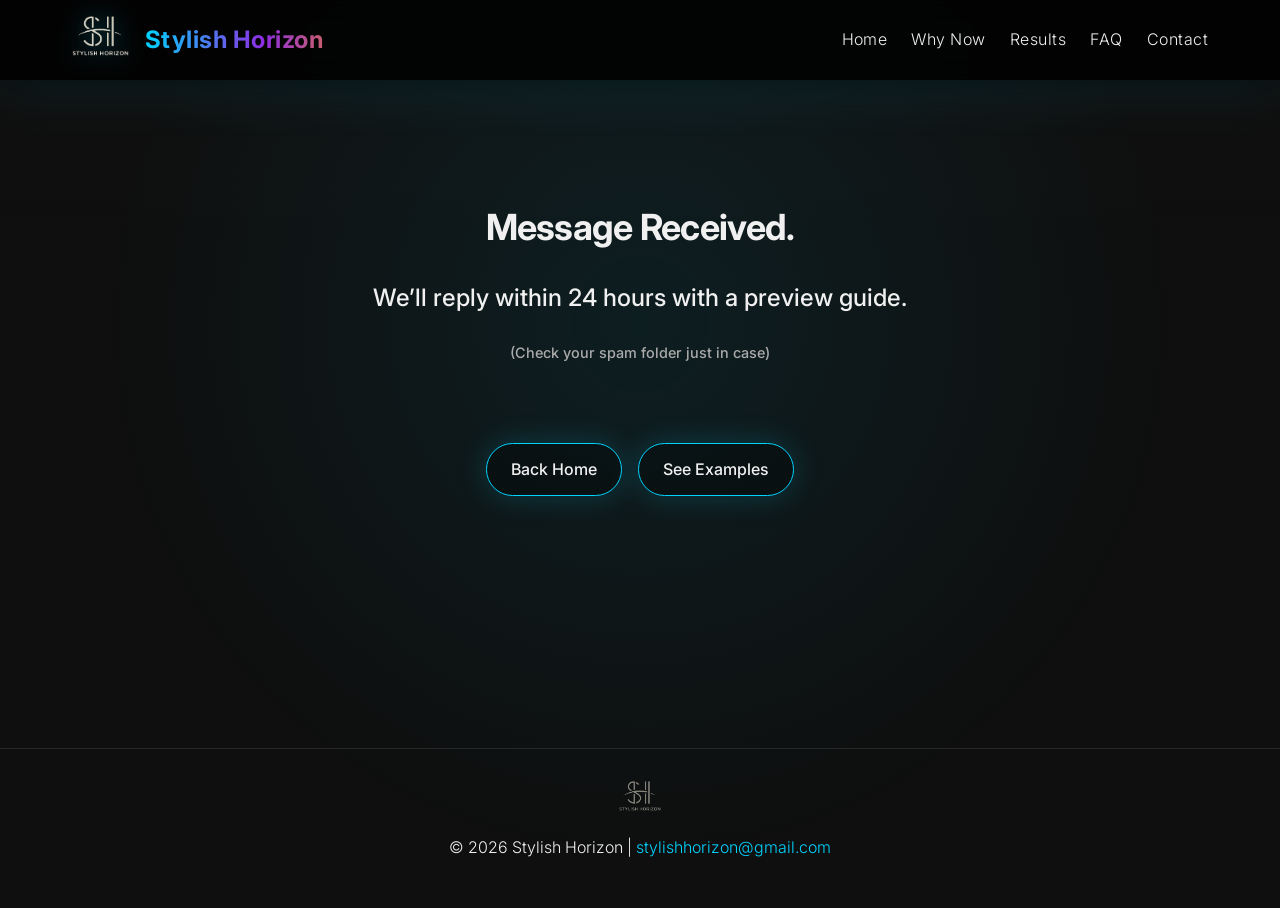
<file: thanks.html>
<!DOCTYPE html>
<html lang="en">
<head>
  <!-- GTM Head -->
  <script>(function(w,d,s,l,i){w[l]=w[l]||[];w[l].push({'gtm.start':
  new Date().getTime(),event:'gtm.js'});var f=d.getElementsByTagName(s)[0],
  j=d.createElement(s),dl=l!='dataLayer'?'&l='+l:'';j.async=true;j.src=
  'https://www.googletagmanager.com/gtm.js?id='+i+dl;f.parentNode.insertBefore(j,f);
  })(window,document,'script','dataLayer','GTM-MN6WG3K6');</script>

  <meta charset="UTF-8" />
  <meta name="viewport" content="width=device-width, initial-scale=1" />
  <meta name="description" content="Thank You | Stylish Horizon" />
  <meta name="theme-color" content="#0f0f0f">
  <title>Thank You | Stylish Horizon</title>

  <!-- Favicons -->
  <link rel="apple-touch-icon" sizes="180x180" href="/assets/media/apple-touch-icon.png">
  <link rel="icon" type="image/png" sizes="32x32" href="/assets/media/favicon-32x32.png">
  <link rel="icon" type="image/png" sizes="16x16" href="/assets/media/favicon-16x16.png">
  <link rel="shortcut icon" href="/assets/media/favicon.ico">
  <link rel="manifest" href="/assets/media/site.webmanifest">

  <!-- CSS -->
  <link rel="stylesheet" href="https://fonts.googleapis.com/css2?family=Inter:wght@300;500;700&display=swap">
  <link rel="stylesheet" href="style.css">
</head>
<body>
  <!-- GTM Body -->
  <noscript><iframe src="https://www.googletagmanager.com/ns.html?id=GTM-MN6WG3K6"
  height="0" width="0" style="display:none;visibility:hidden"></iframe></noscript>
  
  <div class="parallax-bg" aria-hidden="true"></div>

  <!-- Navigation injected by app.js -->
  <nav id="site-nav"></nav>

  <main>
    <section class="hero" id="hero" style="min-height: 60vh;">
      <div class="hero-content">
        <h1>Message Received.</h1>
        <p>We’ll reply within 24 hours with a preview guide.</p>
        <p style="font-size: 0.9rem; color: #aaa;">(Check your spam folder just in case)</p>
      </div>
      <div class="quick-links">
        <div class="button-group">
          <a href="index.html" class="button">Back Home</a>
          <a href="archive.html" class="button">See Examples</a>
        </div>
      </div>
    </section>
  </main>

  <!-- Footer injected by app.js -->
  <footer role="contentinfo"></footer>

  <!-- NEW SCRIPT -->
  <script src="app.js" defer></script>
</body>
</html>
</file>
<file: style.css>
/* =========================================
   1. VARIABLES & RESET
   ========================================= */
:root {
  /* Colors */
  --bg-a: #0f0f0f;
  --bg-b: #0a0a0a;
  --bg-c: #050505;
  --font-color-main: #f0f0f0;
  --font-color-secondary: #aaaaaa;
  --highlight-color: #00d4ff;

  /* Spacing */
  --nav-height: 80px;
}

*, *::before, *::after {
  box-sizing: border-box;
}

html {
  scroll-behavior: smooth;
  text-rendering: optimizeLegibility;
  -webkit-font-smoothing: antialiased;
  width: 100%;
  overflow-x: hidden; /* Critical for mobile stability */
}

body {
  font-family: 'Inter', sans-serif;
  font-weight: 300;
  line-height: 1.6;
  background: var(--bg-a);
  color: var(--font-color-main);
  margin: 0;
  width: 100%;
  overflow-x: hidden; /* Double safety */
  position: relative;
  animation: breathing-bg 30s ease-in-out infinite;
}

/* Background Animation */
@keyframes breathing-bg {
  0%, 100% { background: var(--bg-a); }
  50% { background: var(--bg-b); }
  75% { background: var(--bg-c); }
}

@media(prefers-reduced-motion: reduce) {
  body { animation: none; }
  * { animation: none !important; transition: none !important; }
}


/* =========================================
   2. PARALLAX BACKGROUND
   ========================================= */
.parallax-bg {
  position: fixed;
  inset: -20vh -20vw; /* Oversized for desktop parallax effect */
  z-index: -1;
  pointer-events: none;
  background:
    radial-gradient(900px circle at 50% 40%, rgba(0, 212, 255, 0.08), transparent 60%),
    linear-gradient(to bottom, rgba(255, 255, 255, 0.02), transparent 35%);
  transform: translate3d(0, 0, 0);
  will-change: transform;
}

/* Mobile Fix: Clamp background to viewport to prevent scroll issues */
@media (max-width: 768px) {
  .parallax-bg {
    inset: 0;
    background-size: cover;
  }
}


/* =========================================
   3. NAVIGATION (Injected via JS)
   ========================================= */
#site-nav {
  position: fixed; 
  top: 0; left: 0; width: 100%;
  height: var(--nav-height);
  background: rgba(0, 0, 0, 0.85);
  z-index: 1000;
  backdrop-filter: blur(10px);
  -webkit-backdrop-filter: blur(10px);
  transition: transform 0.3s ease-in-out;
  box-shadow: 0 4px 30px rgba(0, 0, 0, 0.5), 0 0 60px rgba(0, 212, 255, 0.15);
  padding-top: env(safe-area-inset-top); /* Safe area for notched phones */
}

#site-nav.hidden { transform: translateY(-100%); }

.nav-container {
  display: flex; justify-content: space-between; align-items: center;
  height: 100%;
  padding: 0 2rem; max-width: 1200px; margin: 0 auto;
}

/* Logo */
.logo-title {
  display: flex; align-items: center; text-decoration: none; gap: 1rem;
  transition: transform 0.2s ease;
}
.logo-title:hover { transform: translateY(-1px); }

.logo-title .site-title {
  font-size: 1.5rem; font-weight: 700; letter-spacing: 0.02em;
  background: linear-gradient(90deg, #00d4ff, #8e2de2, #ff8c00, #00d4ff);
  -webkit-background-clip: text; background-clip: text; color: transparent;
  background-size: 200% 100%; animation: slide-bg 5s linear infinite;
}
@keyframes slide-bg {
  0% { background-position: 0% 50%; }
  100% { background-position: 200% 50%; }
}

.logo-title .logo {
  height: 40px; 
  filter: drop-shadow(0 0 12px rgba(0, 212, 255, 0.5));
  transition: opacity 0.3s, filter 0.3s;
}
.logo-title:hover .logo { filter: drop-shadow(0 0 20px rgba(0, 212, 255, 0.8)); }

/* Burger Menu (Mobile) */
#burger {
  display: none; background: transparent; border: none;
  color: var(--font-color-main); font-size: 2rem; cursor: pointer;
  padding: 0.5rem;
}

/* Links */
.nav-links { display: flex; gap: 1.5rem; list-style: none; margin: 0; padding: 0; }
.nav-links a {
  color: var(--font-color-main); text-decoration: none; position: relative;
  transition: color 0.3s ease; letter-spacing: 0.03em;
}
.nav-links a:hover, .nav-links a.active { color: var(--highlight-color); }
.nav-links a::after {
  content: ''; display: block; width: 0; height: 2px;
  background: var(--highlight-color); transition: width 0.3s ease;
  position: absolute; bottom: -5px; left: 0;
  box-shadow: 0 0 8px var(--highlight-color);
}
.nav-links a:hover::after, .nav-links a.active::after { width: 100%; }

/* Mobile Menu Logic */
@media(max-width:768px) {
  #burger { display: block; }
  .nav-links {
    display: none; flex-direction: column; position: absolute;
    top: 100%; left: 0; width: 100%;
    background: rgba(0, 0, 0, 0.95); padding: 1rem 0;
    backdrop-filter: blur(10px);
    border-bottom: 1px solid rgba(255,255,255,0.1);
  }
  .nav-links.show { display: flex; }
  .nav-links a { padding: 1rem 2rem; display: block; font-size: 1.1rem; }
}


/* =========================================
   4. LAYOUT & SECTIONS
   ========================================= */
main { padding-top: var(--nav-height); }

section {
  scroll-margin-top: var(--nav-height);
  max-width: 800px; margin: 4rem auto; padding: 0 1rem;
  opacity: 0; transform: translateY(20px) scale(0.98);
  transition: opacity 0.6s ease-out, transform 0.6s ease-out;
}
section.visible { opacity: 1; transform: translateY(0) scale(1); }

h1 { letter-spacing: -0.02em; font-weight: 700; line-height: 1.2; }
h2 {
  font-size: 2.5rem; font-weight: 700; text-align: center;
  margin-bottom: 2rem; color: rgba(0, 212, 255, 0.9);
  text-shadow: 0 0 30px rgba(0, 212, 255, 0.4);
}
.text-block { margin-bottom: 1.6em; line-height: 1.7; font-size: 1.1rem; }


/* =========================================
   5. HERO & BUTTONS
   ========================================= */
.hero {
  display: flex; flex-direction: column; align-items: center;
  min-height: 70vh; /* Ensures it looks substantial */
  padding: 2rem 1rem; text-align: center;
}
.hero-content { font-size: 1.5rem; font-weight: 500; margin-bottom: 2rem; }

/* Buttons */
.quick-links { margin-top: 2rem; display: flex; justify-content: center; }
.button-group { display: flex; gap: 1rem; flex-wrap: wrap; justify-content: center; }

.button {
  padding: 0.8rem 1.5rem; text-decoration: none; color: var(--font-color-main);
  border: 1px solid var(--highlight-color); border-radius: 50px;
  position: relative; overflow: hidden; font-weight: 500;
  box-shadow: 0 0 30px rgba(0, 212, 255, 0.2);
  transition: transform 0.3s ease, box-shadow 0.3s ease;
  background: rgba(0,0,0,0.3);
}
.button::before {
  content: ''; position: absolute; top: 0; left: -100%; width: 100%; height: 100%;
  background: linear-gradient(90deg, transparent, rgba(0, 212, 255, 0.3), transparent);
  transition: left 0.5s ease;
}
.button:hover::before { left: 100%; }
.button:hover {
  background: rgba(0, 212, 255, 0.15);
  box-shadow: 0 0 50px rgba(0, 212, 255, 0.5);
  transform: translateY(-2px);
}


/* =========================================
   6. COMPARISON SLIDER (CORE / SHARED)
   ========================================= */
/* Wrapper for aesthetics (Border, Glow) */
.comparison-item {
  background: rgba(255, 255, 255, 0.02);
  border-radius: 8px; padding: 10px;
  transition: transform 0.3s ease, box-shadow 0.3s ease;
  box-shadow: 0 8px 30px rgba(0, 0, 0, 0.5);
  display: block; width: auto;
}
.comparison-item:hover {
  transform: translateY(-4px);
  box-shadow: 0 12px 50px rgba(0, 212, 255, 0.4);
}

/* Slider Container (The Functional Part) */
.comparison-container {
  position: relative;
  width: 100%;           /* Default: fit width (Mobile/Grid) */
  height: auto;          /* Height defined by aspect ratio */
  margin: 0 auto;
  user-select: none;     /* Prevent text selection */
  -webkit-user-select: none;
  background: #000;
  border-radius: 4px;
  overflow: hidden;
  cursor: pointer; 
  touch-action: pan-y;   /* Allow vertical scroll, block horizontal */
}

/* Aspect Ratio Helpers */
.comparison-container.ratio-4-3 { aspect-ratio: 4 / 3; }
.comparison-container.ratio-16-9 { aspect-ratio: 16 / 9; }

/* Images */
.comparison-container img {
  position: absolute; top: 0; left: 0;
  width: 100%; height: 100%;
  object-fit: cover; /* Ensures fill without distortion */
  pointer-events: none; 
  display: block;
}

/* Layers */
.comparison-before { z-index: 1; }
.comparison-after  { z-index: 2; clip-path: inset(0 0 0 50%); }

/* Slider Handle */
.comparison-slider {
  position: absolute; top: 0; bottom: 0; left: 50%;
  width: 2px;
  background: var(--highlight-color);
  transform: translateX(-50%);
  z-index: 20;
  box-shadow: 0 0 10px rgba(0, 212, 255, 0.8);
  touch-action: none; /* Crucial: Block ALL scroll when grabbing handle */
  cursor: ew-resize;
}

/* Arrows */
.comparison-slider::before, .comparison-slider::after {
  content: '⟨';
  position: absolute; top: 50%; width: 32px; height: 32px;
  background: var(--highlight-color); color: #000;
  border-radius: 50%;
  display: flex; align-items: center; justify-content: center;
  font-weight: bold;
  transform: translateY(-50%);
  box-shadow: 0 0 15px rgba(0, 212, 255, 0.5);
  left: -16px; opacity: 1; transition: opacity 0.2s;
}
.comparison-slider::after { content: '⟩'; left: auto; right: -16px; }

/* Hide arrows near edges */
.comparison-container.edge-left .comparison-slider::before { opacity: 0; }
.comparison-container.edge-right .comparison-slider::after { opacity: 0; }

/* Loading Spinner */
.comparison-container::before {
  content: ''; position: absolute;
  top: 50%; left: 50%;
  width: 40px; height: 40px; margin: -20px 0 0 -20px;
  border: 3px solid rgba(255, 255, 255, 0.1);
  border-top-color: var(--highlight-color);
  border-radius: 50%;
  animation: spinner 0.8s linear infinite;
  z-index: 5;
}
.comparison-container.loaded::before { display: none; }
@keyframes spinner { to { transform: rotate(360deg); } }

/* Slider Hint Text */
.slider-hint {
  position: absolute; bottom: 1rem; left: 50%; transform: translateX(-50%);
  background: rgba(0, 0, 0, 0.7); padding: 0.5rem 1rem; border-radius: 20px;
  font-size: 0.8rem; color: var(--highlight-color); pointer-events: none;
  z-index: 15; backdrop-filter: blur(10px); width: max-content;
}


/* =========================================
   7. CONTEXTS (HERO VS GRID - PREVIEW ONLY)
   ========================================= */

/* Wrapper Styles */
.hero-slider-wrapper {
  width: 100%; 
  max-width: 1200px; 
  margin: 0 auto 2rem; 
  padding: 10px;
}

/* MOBILE HERO (< 768px): Simple block model for stability */
@media (max-width: 767px) {
  .hero-slider-wrapper {
    display: block;       /* Remove Flex to avoid layout collapse */
    text-align: center;   
  }

  .hero-slider-wrapper .comparison-container { 
    display: block;       
    width: 100%;          /* Fill width */
    max-width: 500px;     /* Cap width */
    margin: 0 auto;       /* Center horizontally */
    /* Height is auto-calculated via aspect-ratio class */
  }
}

/* DESKTOP HERO (>= 768px): Flex for vertical centering */
@media (min-width: 768px) {
  .hero-slider-wrapper {
    display: flex;        
    justify-content: center; 
    align-items: center;
  }

  .hero-slider-wrapper .comparison-container {
    width: auto; 
    height: 60vh;         /* Height priority */
    max-width: none;
  }
}

/* GRID (ARCHIVE): Grid Layout */
.comparison-grid {
  display: grid; grid-template-columns: repeat(auto-fit, minmax(300px, 1fr));
  gap: 2rem; margin: 2rem 0;
}
.comparison-grid .comparison-item h3 { color: var(--highlight-color); text-align: center; margin-bottom: 0.5rem; }
.comparison-grid .comparison-item p { text-align: center; font-size: 0.85rem; color: var(--font-color-secondary); margin-bottom: 1rem; }


/* =========================================
   8. MODAL (FULL SCREEN FIXED)
   ========================================= */
.modal {
  display: none; 
  position: fixed; 
  z-index: 2000; 
  left: 0; top: 0;
  width: 100%; height: 100%; 
  background: rgba(0, 0, 0, 0.95);
  backdrop-filter: blur(10px); 
  /* Remove flex centering here to avoid mobile collapsing issues */
}
.modal.active { display: block; } /* Use block to allow absolute children */

.modal-content {
  position: relative; 
  width: 100%; height: 100%;
  overflow: hidden; /* Prevent scrolling outside */
}

.modal-close {
  position: absolute; top: 20px; right: 20px; font-size: 3rem;
  color: var(--font-color-main); cursor: pointer; z-index: 2001; line-height: 1;
}
.modal-close:hover { color: var(--highlight-color); }

/* Absolute positioning to force size */
.modal-comparison { 
  position: absolute; 
  top: 60px; /* Space for close button */
  bottom: 60px; /* Space for text info */
  left: 0; right: 0;
  width: 100%;
  height: auto; 
}

/* Modal Slider Container - FORCE FILL */
.modal-comparison .comparison-container {
  position: absolute; /* Critical fix for mobile */
  top: 0; left: 0;
  width: 100% !important; 
  height: 100% !important;
  max-width: none; max-height: none;
  aspect-ratio: unset; 
  background: transparent;
  margin: 0;
  
  /* Allow pinch zoom */
  touch-action: pan-x pan-y pinch-zoom; 
}

.modal-comparison img { 
  width: 100% !important; 
  height: 100% !important;
  object-fit: contain; /* Keeps aspect ratio correct */
}

.modal-info { 
  position: absolute; 
  bottom: 20px; width: 100%; 
  text-align: center; 
  color: var(--font-color-secondary); 
  pointer-events: none;
}


/* =========================================
   9. TABLES & VIDEOS
   ========================================= */
.packages-table {
  width: 100%; border-collapse: collapse; margin: 2rem 0;
  background: rgba(255, 255, 255, 0.02); border-radius: 8px; overflow: hidden;
}
.packages-table th, .packages-table td { padding: 1rem; text-align: left; border-bottom: 1px solid rgba(255, 255, 255, 0.05); }
.packages-table th { color: var(--highlight-color); text-transform: uppercase; font-size: 0.85rem; }

/* Responsive Table */
@media(max-width: 768px) {
  .packages-table { display: block; }
  .packages-table thead { display: none; }
  .packages-table tr { display: block; margin-bottom: 1rem; border: 1px solid rgba(255,255,255,0.1); }
  .packages-table td { display: block; text-align: right; position: relative; padding-left: 50%; }
  .packages-table td::before { content: attr(data-label); position: absolute; left: 0.5rem; color: var(--highlight-color); }
}

.videos { display: grid; grid-template-columns: repeat(auto-fit, minmax(280px, 1fr)); gap: 2rem; margin: 2rem 0; }
.video-container {
  position: relative; width: 100%; aspect-ratio: 16 / 9;
  background: rgba(255, 255, 255, 0.02); border-radius: 8px; overflow: hidden;
  transition: transform 0.3s ease, box-shadow 0.3s ease;
  box-shadow: 0 8px 30px rgba(0, 0, 0, 0.5);
}
.video-container:hover {
  transform: translateY(-4px);
  box-shadow: 0 12px 50px rgba(0, 212, 255, 0.4);
}
.video-container iframe { position: absolute; top: 0; left: 0; width: 100%; height: 100%; border: none; }
.video-container p { text-align: center; margin-top: 0.5rem; color: var(--font-color-secondary); }

/* =========================================
   10. CONTACT (Tally & Chat)
   ========================================= */
.tally-container {
  max-width: 800px; margin: 0 auto;
  background: rgba(255, 255, 255, 0.02); border-radius: 8px; overflow: hidden;
  box-shadow: 0 8px 40px rgba(0, 0, 0, 0.5), 0 0 60px rgba(0, 212, 255, 0.15);
}
.tally-container iframe { width: 100%; min-height: 600px; border: none; }

/* Chat Button - Neon Style */
#bill-chat-button {
  position: fixed; bottom: 24px; right: 24px;
  width: 60px; height: 60px; border-radius: 50%;
  background: #0f0f0f; 
  border: 1px solid var(--highlight-color); 
  color: var(--highlight-color);
  display: flex; align-items: center; justify-content: center;
  cursor: pointer; z-index: 9999;
  box-shadow: 0 0 20px rgba(0, 212, 255, 0.3); 
  transition: all 0.3s cubic-bezier(0.175, 0.885, 0.32, 1.275);
  opacity: 1; transform: scale(1);
}
#bill-chat-button:hover { 
  transform: scale(1.1); 
  background: rgba(0, 212, 255, 0.1);
  box-shadow: 0 0 30px rgba(0, 212, 255, 0.6);
}

/* Hidden state (when chat is open) */
#bill-chat-button.hidden {
  opacity: 0;
  transform: scale(0);
  pointer-events: none;
}

/* Chat Window */
#bill-chat-window {
  position: fixed; bottom: 100px; right: 24px;
  width: 380px; height: 500px; 
  background: rgba(10, 10, 10, 0.95); 
  border: 1px solid var(--highlight-color);
  display: none; flex-direction: column; overflow: hidden; z-index: 9999;
  backdrop-filter: blur(15px); border-radius: 14px;
  box-shadow: 0 10px 40px rgba(0, 0, 0, 0.8);
  opacity: 0; transform: translateY(20px);
  transition: opacity 0.3s ease, transform 0.3s ease;
}

#bill-chat-window.open { 
  display: flex; 
  opacity: 1; transform: translateY(0);
}

#bill-chat-window header { 
  padding: 16px; 
  background: rgba(0, 212, 255, 0.1); 
  border-bottom: 1px solid rgba(0, 212, 255, 0.2);
  color: var(--highlight-color); font-weight: bold; 
  display: flex; justify-content: space-between; align-items: center;
}
#bill-chat-window .close-btn { 
  cursor: pointer; font-size: 24px; line-height: 1; opacity: 0.8; transition: 0.2s; 
}
#bill-chat-window .close-btn:hover { opacity: 1; color: #fff; }

#bill-chat-window .messages { flex: 1; padding: 16px; overflow-y: auto; color: #f0f0f0; font-size: 14px; }
#bill-chat-window .input-area { display: flex; border-top: 1px solid rgba(0, 212, 255, 0.2); background: rgba(0,0,0,0.3); }
#bill-chat-window input { flex: 1; background: transparent; border: none; padding: 14px; color: white; outline: none; }
#bill-chat-window button { background: rgba(0, 212, 255, 0.2); border: none; padding: 14px 20px; color: var(--highlight-color); cursor: pointer; transition: 0.2s; }
#bill-chat-window button:hover { background: rgba(0, 212, 255, 0.4); color: white; }

.message-user { background: rgba(0, 212, 255, 0.2); border: 1px solid rgba(0,212,255,0.3); border-radius: 12px 12px 4px 12px; float: right; padding: 10px 14px; margin-bottom: 10px; clear: both; max-width: 80%; }
.message-bill { background: rgba(255,255,255,0.05); border: 1px solid rgba(255,255,255,0.1); border-radius: 12px 12px 12px 4px; float: left; padding: 10px 14px; margin-bottom: 10px; clear: both; max-width: 80%; }

@media(max-width: 480px) { 
  #bill-chat-window { width: calc(100vw - 48px); bottom: 24px; height: 60vh; } 
}

/* =========================================
   11. FOOTER
   ========================================= */
footer { text-align: center; padding: 2rem 0; margin-top: 4rem; border-top: 1px solid rgba(255, 255, 255, 0.1); }
footer img { height: 30px; opacity: 0.6; }
footer img:hover { opacity: 0.9; }
footer a { color: var(--highlight-color); text-decoration: none; }

/* =========================================
   12. FAQ (ACCORDION)
   ========================================= */
details {
  margin-bottom: 1rem;
  border-bottom: 1px solid rgba(255, 255, 255, 0.1);
  padding-bottom: 1rem;
}

summary {
  cursor: pointer;
  font-weight: 500;
  color: var(--highlight-color);
  list-style: none; /* Standard way to hide default triangle */
}

/* Hide default triangle in Webkit browsers */
summary::-webkit-details-marker { 
  display: none; 
}

/* Custom Plus/Minus indicator */
summary::after {
  content: '+';
  float: right;
  font-weight: 300;
  transition: transform 0.2s;
}

details[open] summary::after {
  content: '−';
}

/* Content styling */
details p {
  margin-top: 1rem;
  font-size: 0.95rem;
  color: var(--font-color-secondary);
  line-height: 1.6;
}
</file>
